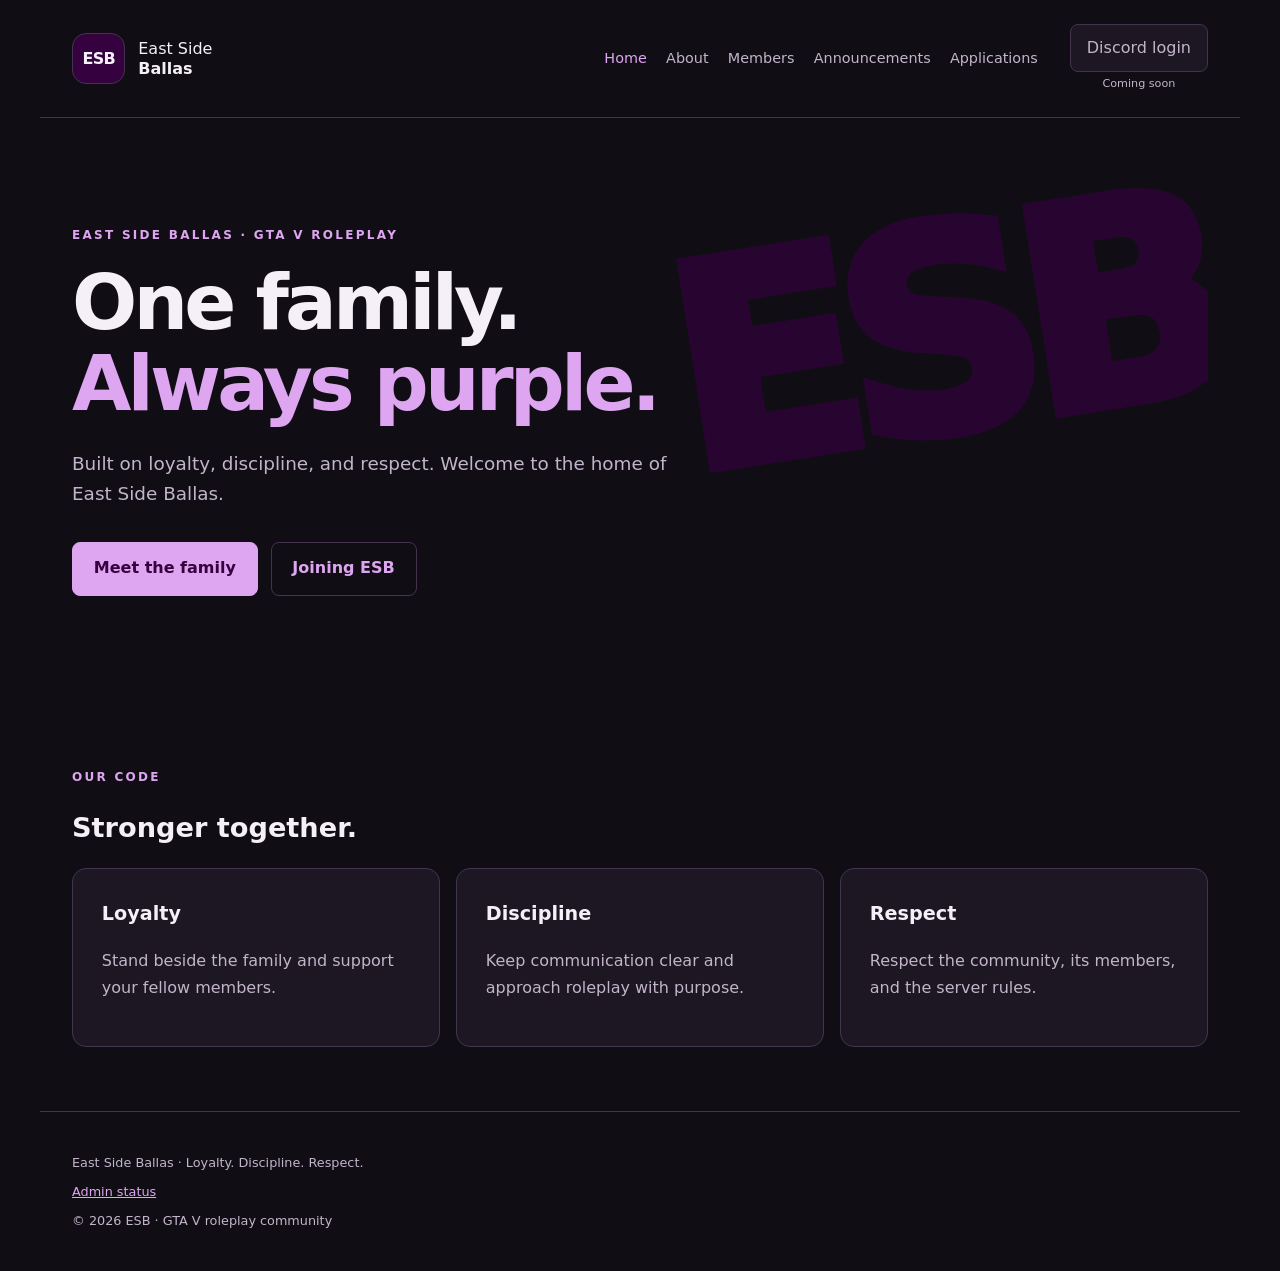
<file: index.html>
<!doctype html>
<html lang="en">
<head><meta charset="utf-8"><meta name="viewport" content="width=device-width, initial-scale=1"><meta name="description" content="East Side Ballas GTA V roleplay family — loyalty, discipline, and respect."><title>Home | East Side Ballas</title><link rel="stylesheet" href="assets/styles.css"><script src="assets/site.js" defer></script></head>
<body><a class="skip" href="#main">Skip to content</a><header><a class="brand" href="index.html"><span class="monogram">ESB</span><span>East Side<br><strong>Ballas</strong></span></a><nav aria-label="Main navigation"><a href="index.html" aria-current="page">Home</a><a href="about.html">About</a><a href="members.html">Members</a><a href="announcements.html">Announcements</a><a href="applications.html">Applications</a></nav><div class="login"><button disabled aria-describedby="login-status">Discord login</button><small id="login-status">Coming soon</small></div></header><main id="main"><section class="hero"><p class="eyebrow">EAST SIDE BALLAS · GTA V ROLEPLAY</p><h1>One family.<br><span>Always purple.</span></h1><p class="lead">Built on loyalty, discipline, and respect. Welcome to the home of East Side Ballas.</p><div class="actions"><a class="button" href="about.html">Meet the family</a><a class="button secondary" href="applications.html">Joining ESB</a></div><div class="seal" aria-hidden="true">ESB</div></section><section><p class="eyebrow">OUR CODE</p><h2>Stronger together.</h2><div class="grid"><article class="card"><h3>Loyalty</h3><p>Stand beside the family and support your fellow members.</p></article><article class="card"><h3>Discipline</h3><p>Keep communication clear and approach roleplay with purpose.</p></article><article class="card"><h3>Respect</h3><p>Respect the community, its members, and the server rules.</p></article></div></section></main><footer><p>East Side Ballas · Loyalty. Discipline. Respect.</p><a href="admin.html">Admin status</a><p>© <span data-year>2026</span> ESB · GTA V roleplay community</p></footer></body></html>
</file>
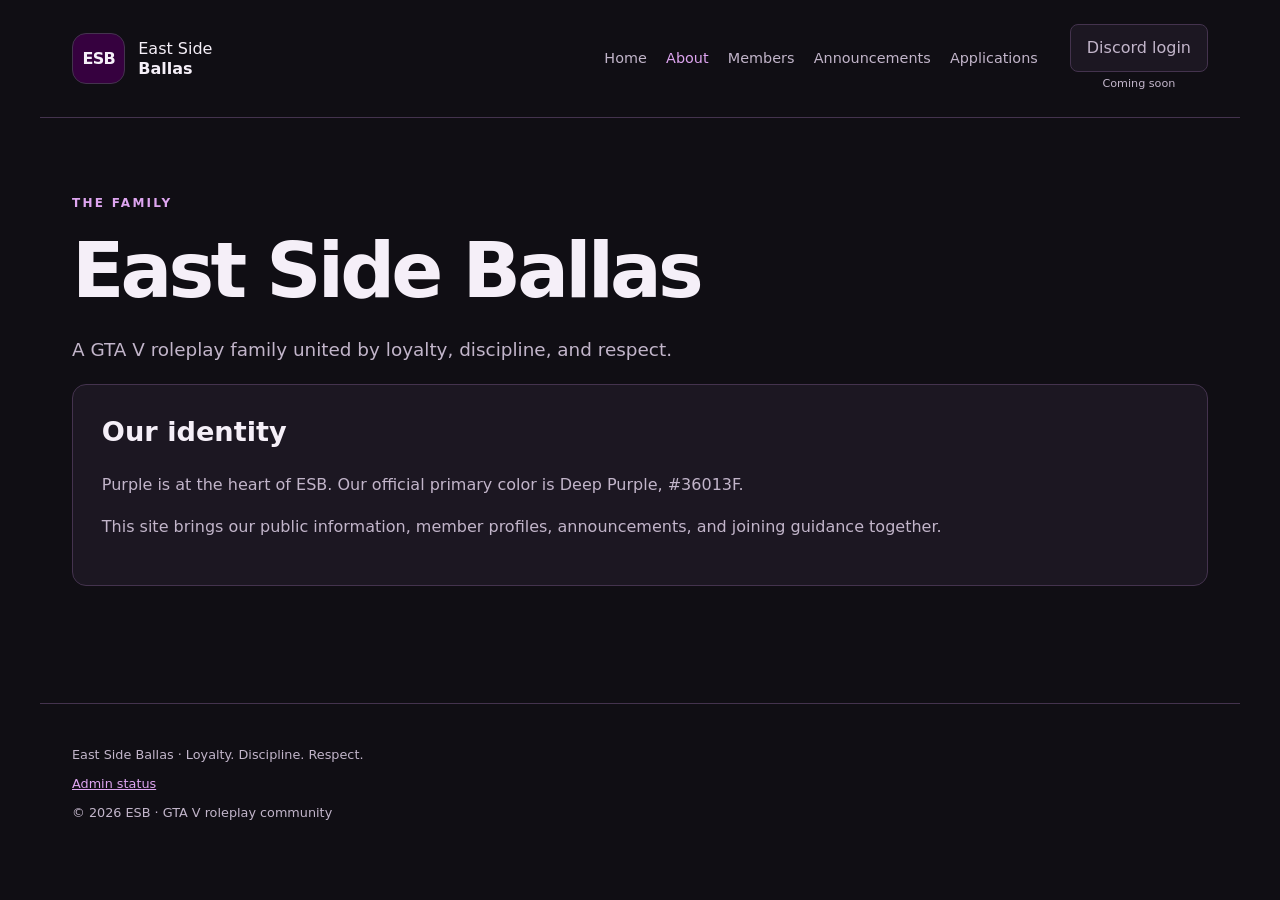
<file: about.html>
<!doctype html>
<html lang="en">
<head><meta charset="utf-8"><meta name="viewport" content="width=device-width, initial-scale=1"><meta name="description" content="East Side Ballas GTA V roleplay family — loyalty, discipline, and respect."><title>About | East Side Ballas</title><link rel="stylesheet" href="assets/styles.css"><script src="assets/site.js" defer></script></head>
<body><a class="skip" href="#main">Skip to content</a><header><a class="brand" href="index.html"><span class="monogram">ESB</span><span>East Side<br><strong>Ballas</strong></span></a><nav aria-label="Main navigation"><a href="index.html">Home</a><a href="about.html" aria-current="page">About</a><a href="members.html">Members</a><a href="announcements.html">Announcements</a><a href="applications.html">Applications</a></nav><div class="login"><button disabled aria-describedby="login-status">Discord login</button><small id="login-status">Coming soon</small></div></header><main id="main"><section><p class="eyebrow">THE FAMILY</p><h1>East Side Ballas</h1><p class="lead">A GTA V roleplay family united by loyalty, discipline, and respect.</p><article class="card"><h2>Our identity</h2><p>Purple is at the heart of ESB. Our official primary color is Deep Purple, #36013F.</p><p>This site brings our public information, member profiles, announcements, and joining guidance together.</p></article></section></main><footer><p>East Side Ballas · Loyalty. Discipline. Respect.</p><a href="admin.html">Admin status</a><p>© <span data-year>2026</span> ESB · GTA V roleplay community</p></footer></body></html>
</file>
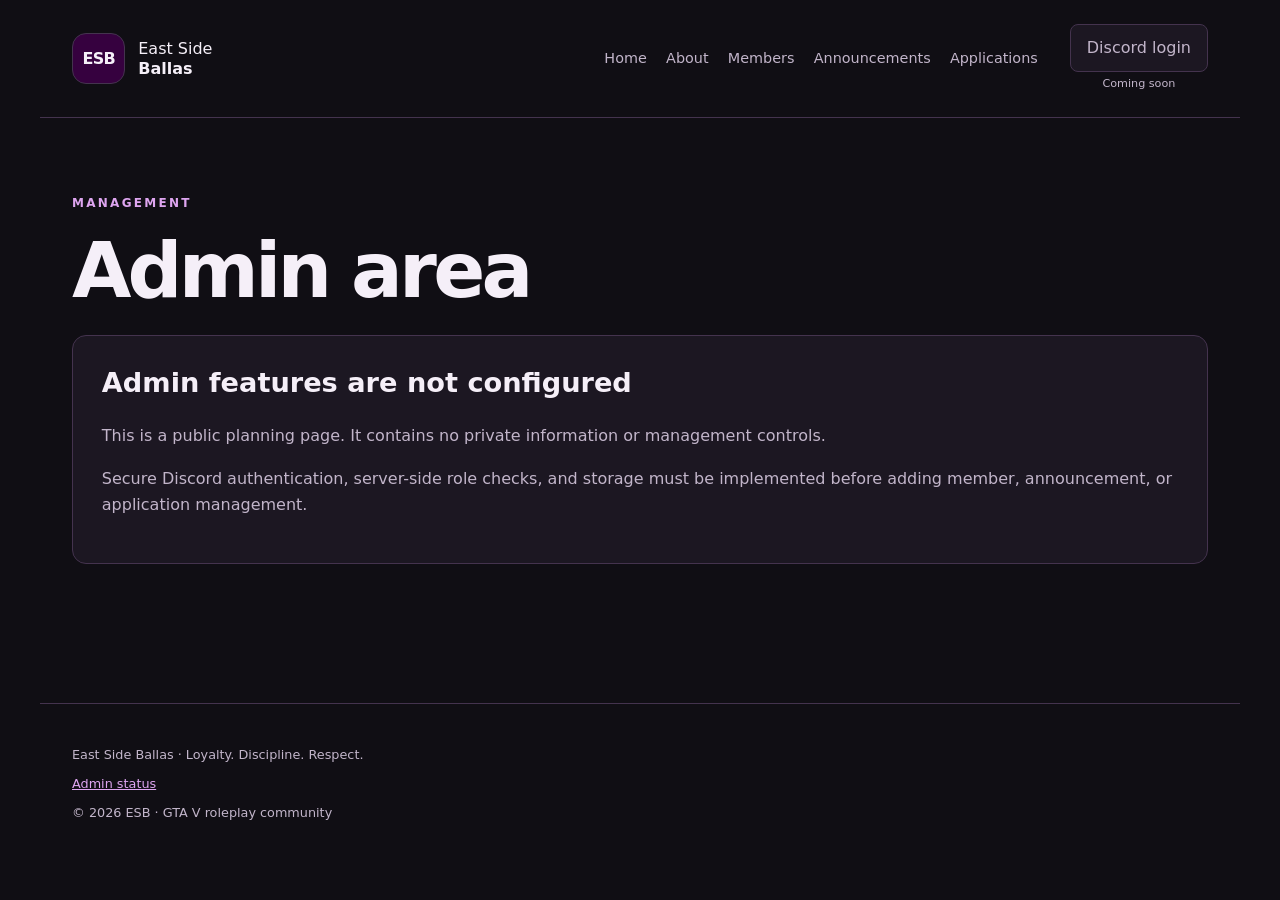
<file: admin.html>
<!doctype html>
<html lang="en">
<head><meta charset="utf-8"><meta name="viewport" content="width=device-width, initial-scale=1"><meta name="description" content="East Side Ballas GTA V roleplay family — loyalty, discipline, and respect."><title>Admin | East Side Ballas</title><link rel="stylesheet" href="assets/styles.css"><script src="assets/site.js" defer></script></head>
<body><a class="skip" href="#main">Skip to content</a><header><a class="brand" href="index.html"><span class="monogram">ESB</span><span>East Side<br><strong>Ballas</strong></span></a><nav aria-label="Main navigation"><a href="index.html">Home</a><a href="about.html">About</a><a href="members.html">Members</a><a href="announcements.html">Announcements</a><a href="applications.html">Applications</a></nav><div class="login"><button disabled aria-describedby="login-status">Discord login</button><small id="login-status">Coming soon</small></div></header><main id="main"><section><p class="eyebrow">MANAGEMENT</p><h1>Admin area</h1><div class="card"><h2>Admin features are not configured</h2><p>This is a public planning page. It contains no private information or management controls.</p><p>Secure Discord authentication, server-side role checks, and storage must be implemented before adding member, announcement, or application management.</p></div></section></main><footer><p>East Side Ballas · Loyalty. Discipline. Respect.</p><a href="admin.html">Admin status</a><p>© <span data-year>2026</span> ESB · GTA V roleplay community</p></footer></body></html>
</file>
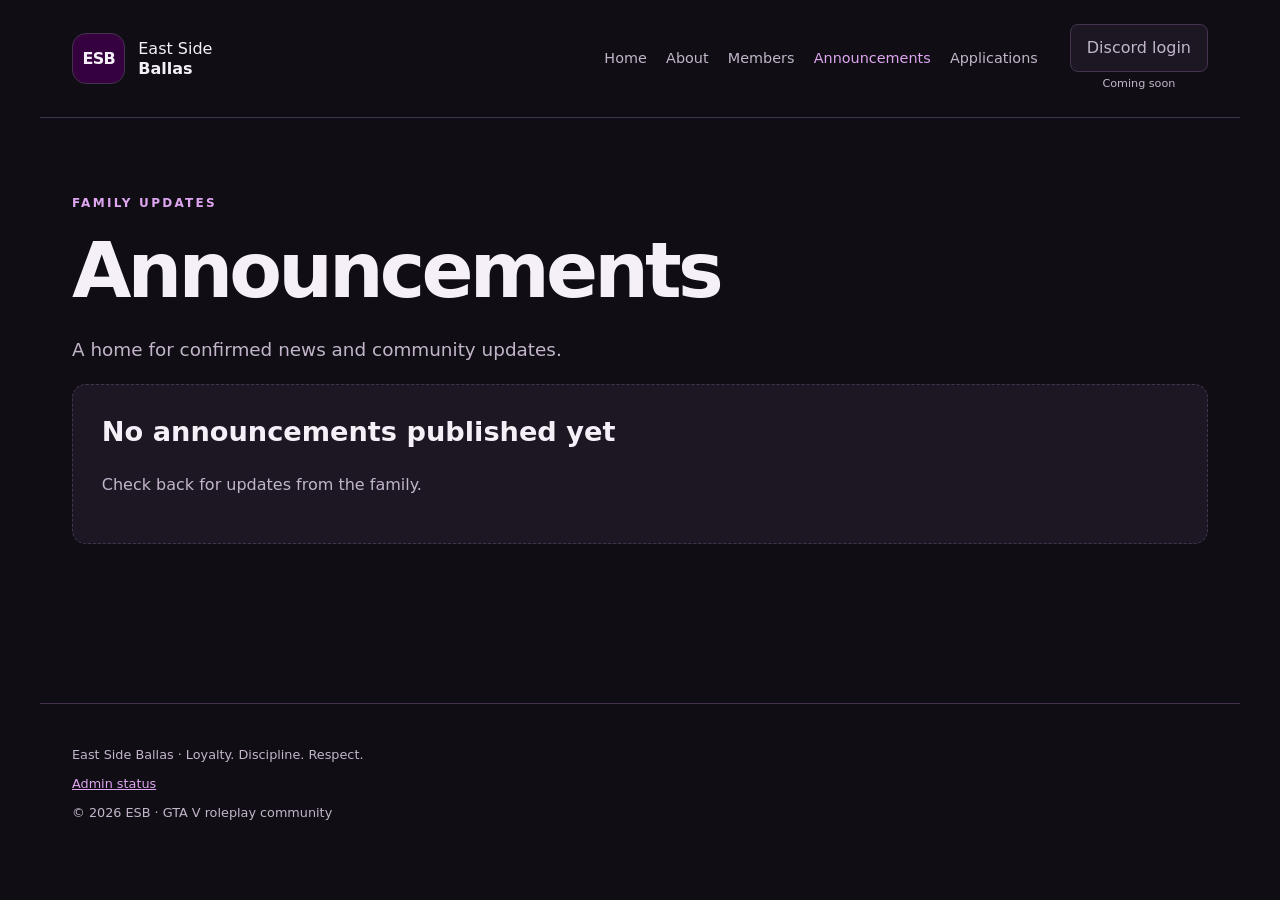
<file: announcements.html>
<!doctype html>
<html lang="en">
<head><meta charset="utf-8"><meta name="viewport" content="width=device-width, initial-scale=1"><meta name="description" content="East Side Ballas GTA V roleplay family — loyalty, discipline, and respect."><title>Announcements | East Side Ballas</title><link rel="stylesheet" href="assets/styles.css"><script src="assets/site.js" defer></script></head>
<body><a class="skip" href="#main">Skip to content</a><header><a class="brand" href="index.html"><span class="monogram">ESB</span><span>East Side<br><strong>Ballas</strong></span></a><nav aria-label="Main navigation"><a href="index.html">Home</a><a href="about.html">About</a><a href="members.html">Members</a><a href="announcements.html" aria-current="page">Announcements</a><a href="applications.html">Applications</a></nav><div class="login"><button disabled aria-describedby="login-status">Discord login</button><small id="login-status">Coming soon</small></div></header><main id="main"><section><p class="eyebrow">FAMILY UPDATES</p><h1>Announcements</h1><p class="lead">A home for confirmed news and community updates.</p><div class="card empty"><h2>No announcements published yet</h2><p>Check back for updates from the family.</p></div></section></main><footer><p>East Side Ballas · Loyalty. Discipline. Respect.</p><a href="admin.html">Admin status</a><p>© <span data-year>2026</span> ESB · GTA V roleplay community</p></footer></body></html>
</file>
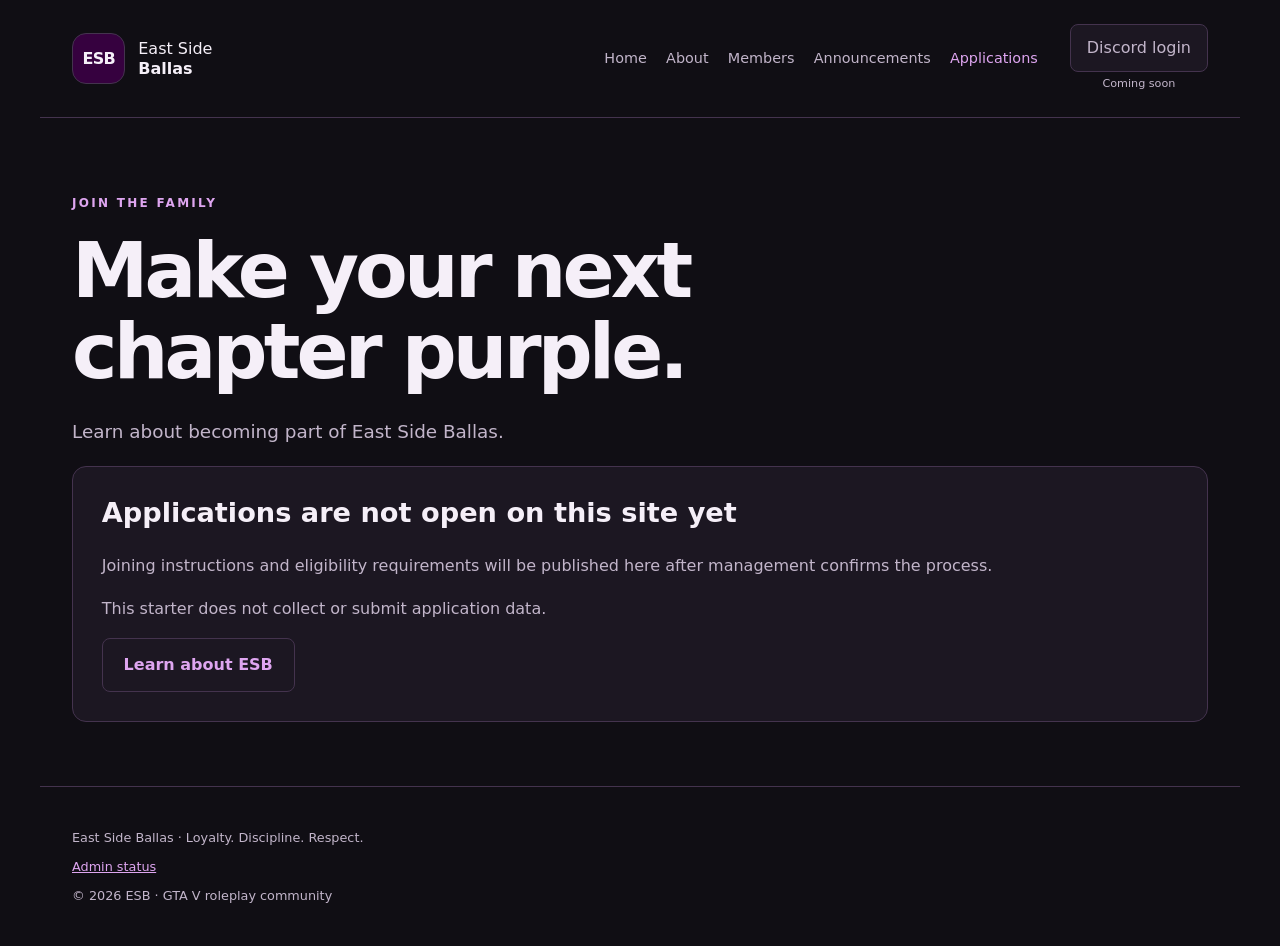
<file: applications.html>
<!doctype html>
<html lang="en">
<head><meta charset="utf-8"><meta name="viewport" content="width=device-width, initial-scale=1"><meta name="description" content="East Side Ballas GTA V roleplay family — loyalty, discipline, and respect."><title>Applications | East Side Ballas</title><link rel="stylesheet" href="assets/styles.css"><script src="assets/site.js" defer></script></head>
<body><a class="skip" href="#main">Skip to content</a><header><a class="brand" href="index.html"><span class="monogram">ESB</span><span>East Side<br><strong>Ballas</strong></span></a><nav aria-label="Main navigation"><a href="index.html">Home</a><a href="about.html">About</a><a href="members.html">Members</a><a href="announcements.html">Announcements</a><a href="applications.html" aria-current="page">Applications</a></nav><div class="login"><button disabled aria-describedby="login-status">Discord login</button><small id="login-status">Coming soon</small></div></header><main id="main"><section><p class="eyebrow">JOIN THE FAMILY</p><h1>Make your next chapter purple.</h1><p class="lead">Learn about becoming part of East Side Ballas.</p><div class="card"><h2>Applications are not open on this site yet</h2><p>Joining instructions and eligibility requirements will be published here after management confirms the process.</p><p>This starter does not collect or submit application data.</p><a class="button secondary" href="about.html">Learn about ESB</a></div></section></main><footer><p>East Side Ballas · Loyalty. Discipline. Respect.</p><a href="admin.html">Admin status</a><p>© <span data-year>2026</span> ESB · GTA V roleplay community</p></footer></body></html>
</file>
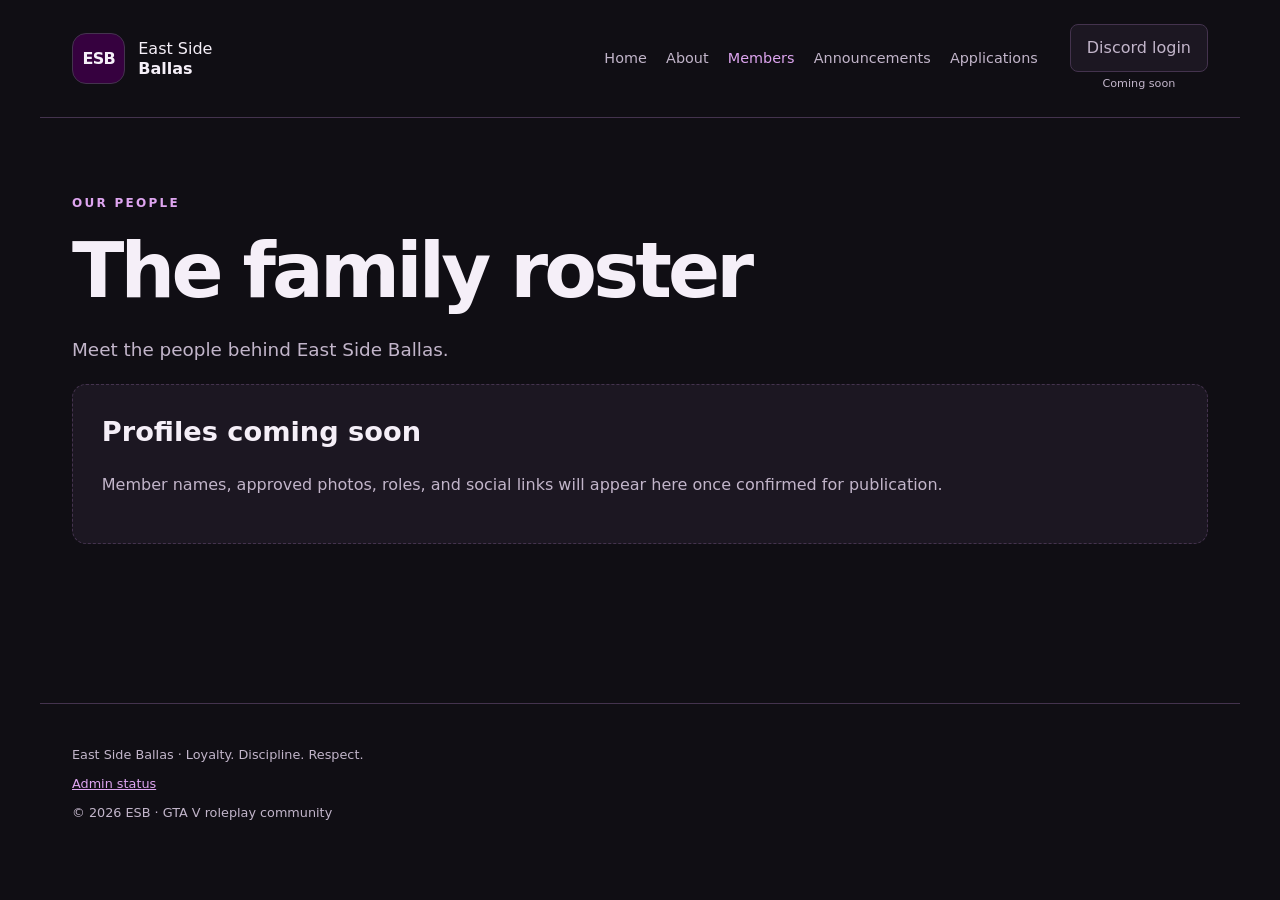
<file: members.html>
<!doctype html>
<html lang="en">
<head><meta charset="utf-8"><meta name="viewport" content="width=device-width, initial-scale=1"><meta name="description" content="East Side Ballas GTA V roleplay family — loyalty, discipline, and respect."><title>Members | East Side Ballas</title><link rel="stylesheet" href="assets/styles.css"><script src="assets/site.js" defer></script></head>
<body><a class="skip" href="#main">Skip to content</a><header><a class="brand" href="index.html"><span class="monogram">ESB</span><span>East Side<br><strong>Ballas</strong></span></a><nav aria-label="Main navigation"><a href="index.html">Home</a><a href="about.html">About</a><a href="members.html" aria-current="page">Members</a><a href="announcements.html">Announcements</a><a href="applications.html">Applications</a></nav><div class="login"><button disabled aria-describedby="login-status">Discord login</button><small id="login-status">Coming soon</small></div></header><main id="main"><section><p class="eyebrow">OUR PEOPLE</p><h1>The family roster</h1><p class="lead">Meet the people behind East Side Ballas.</p><div class="card empty"><h2>Profiles coming soon</h2><p>Member names, approved photos, roles, and social links will appear here once confirmed for publication.</p></div></section></main><footer><p>East Side Ballas · Loyalty. Discipline. Respect.</p><a href="admin.html">Admin status</a><p>© <span data-year>2026</span> ESB · GTA V roleplay community</p></footer></body></html>
</file>
<file: assets/styles.css>
/* Official brand color. Lighter accents keep text readable on dark surfaces. */
:root{color-scheme:dark;--brand:#36013F;--bg:#100e14;--panel:#1c1722;--text:#f5eff8;--muted:#c2b5ca;--accent:#dea5f0;--line:#44334e;font-family:system-ui,-apple-system,BlinkMacSystemFont,"Segoe UI",sans-serif}*{box-sizing:border-box}body{margin:0;background:var(--bg);color:var(--text);line-height:1.65}a{color:var(--accent)}a:focus-visible,button:focus-visible{outline:3px solid var(--accent);outline-offset:5px}.skip{position:absolute;left:1rem;top:-5rem;z-index:5;background:var(--panel);padding:.75rem}.skip:focus{top:1rem}header{display:flex;align-items:center;gap:2rem;max-width:1200px;margin:auto;padding:1.5rem 2rem;border-bottom:1px solid var(--line)}.brand{display:flex;align-items:center;gap:.8rem;text-decoration:none;color:var(--text);line-height:1.25;flex-shrink:0}.monogram{background:var(--brand);border:1px solid var(--line);border-radius:14px;padding:.9rem .6rem;font-weight:900;letter-spacing:-.05em}nav{display:flex;flex-wrap:wrap;gap:1.2rem;margin-left:auto}nav a{text-decoration:none;color:var(--muted);font-size:.9rem}nav a[aria-current],nav a:hover{color:var(--accent)}.login{display:grid;text-align:center;gap:.2rem}.login button{white-space:nowrap;border:1px solid var(--line);border-radius:8px;background:var(--panel);color:var(--muted);padding:.6rem 1rem;font:inherit;cursor:not-allowed}.login small{color:var(--muted);font-size:.7rem}main{max-width:1200px;margin:auto;padding:0 2rem;min-height:65vh}section{padding:4rem 0}.hero{position:relative;padding:6rem 0;overflow:hidden}.hero>*:not(.seal){position:relative;z-index:1}.eyebrow{font-size:.75rem;letter-spacing:.19em;font-weight:700;color:var(--accent)}h1{font-size:clamp(2.6rem,6vw,5.4rem);line-height:1.06;letter-spacing:-.05em;max-width:850px;margin:1rem 0 1.5rem}h1 span{color:var(--accent)}h2{font-size:1.7rem;line-height:1.3}h3{font-size:1.2rem}.lead{max-width:600px;font-size:1.15rem;color:var(--muted)}.seal{position:absolute;right:0;top:5rem;font-size:clamp(8rem,22vw,18rem);font-weight:950;letter-spacing:-.08em;line-height:1;color:#36013f;transform:rotate(-9deg);opacity:.65;user-select:none}.actions{display:flex;flex-wrap:wrap;gap:.8rem;margin-top:2rem}.button{display:inline-block;padding:.8rem 1.3rem;background:var(--accent);color:var(--brand);border:1px solid var(--accent);border-radius:8px;text-decoration:none;font-weight:700}.secondary{background:transparent;color:var(--accent);border-color:var(--line)}.grid{display:grid;grid-template-columns:repeat(3,1fr);gap:1rem}.card{background:var(--panel);border:1px solid var(--line);border-radius:14px;padding:1.8rem}.card p{color:var(--muted)}.card h2,.card h3{margin-top:0}.empty{border-style:dashed}footer{max-width:1200px;margin:auto;padding:2rem;border-top:1px solid var(--line);color:var(--muted);font-size:.8rem}footer p{margin:.5rem 0}@media(max-width:900px){header{flex-wrap:wrap;gap:1rem}nav{order:3;width:100%;margin:0}.login{margin-left:auto}.seal{opacity:.3}.grid{grid-template-columns:1fr}}@media(max-width:480px){header,main,footer{padding-left:1.2rem;padding-right:1.2rem}section,.hero{padding:3rem 0}nav{gap:.8rem}.card{padding:1.3rem}}@media(prefers-reduced-motion:no-preference){a{transition:color .15s,background .15s}}
</file>
